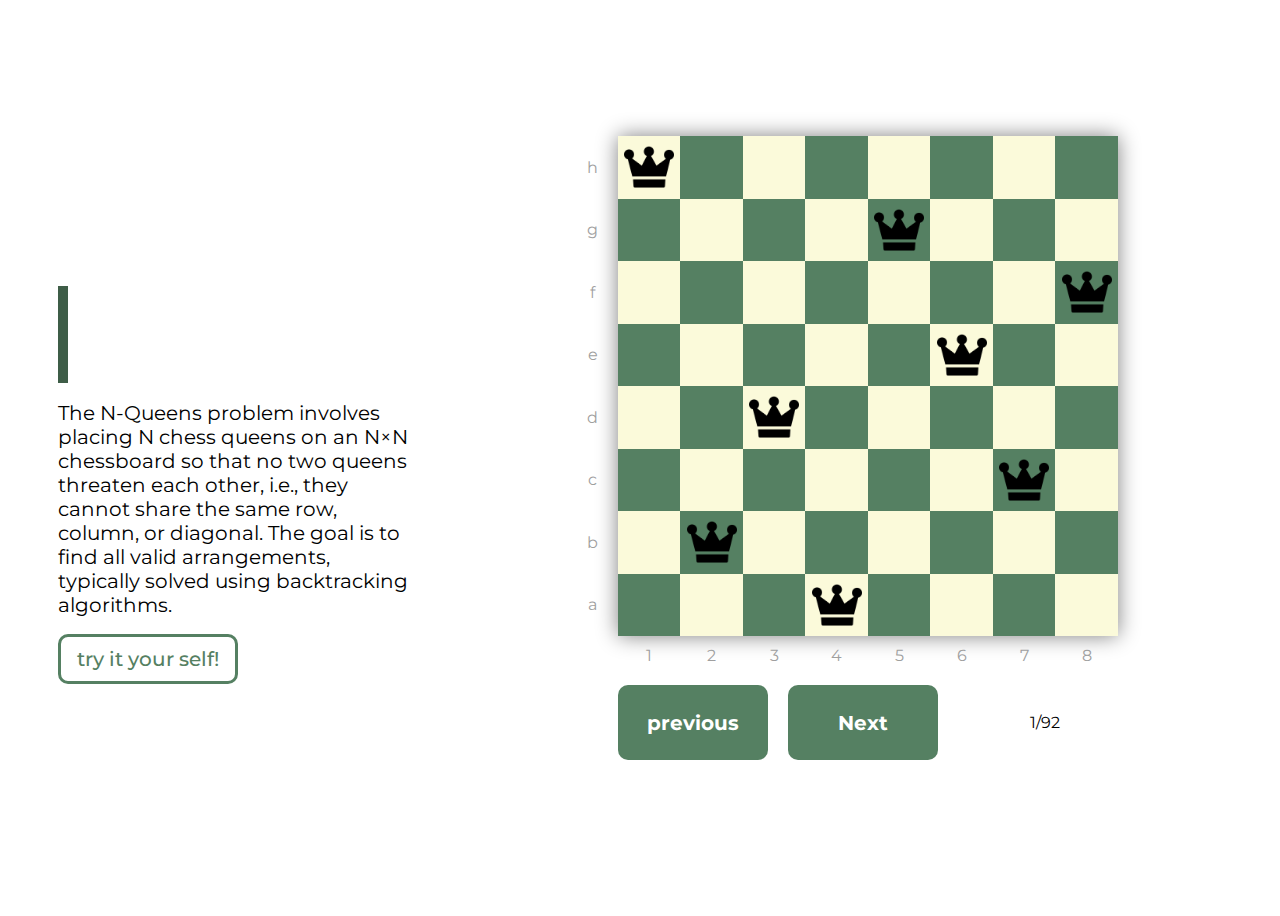
<file: index.html>
<!DOCTYPE html>
<html lang="en">
<head>
    <meta charset="UTF-8">
    <meta name="viewport" content="width=device-width, initial-scale=1.0">
    <title>N(8)-Queens</title>
    <link rel="stylesheet" href="style.css">
</head>
<body>
    <div class="container">
        <div class="header">
            <div class="text">
                <h1>N-Queens</h1>
                <p>
                    The N-Queens problem involves placing N chess queens on an N×N chessboard so that no two queens threaten each other, i.e., they cannot share the same row, column, or diagonal. The goal is to find all valid arrangements, typically solved using backtracking algorithms.
                </p>
                <a href="Play/play.html">
                <button class="play">try it your self!</button>
                </a>
            </div>
        </div>
        <div class="main">
            <div class="all">
                <div class="boardPlace">
                    <div class="cordY" id="cordY">

                    </div>  
                        <div class="board" id="board">

                        </div>

                </div>
                <div class="cordX" id="cordX">
    
                </div>
            </div>
            <div class="control">
                <div class="buttons">
                    <button class="prev" onclick="previous()">previous</button>
                    <button class="next" onclick="next()">Next</button>
                </div>
                <span class="solutionCounter" id="solutionCounter">1/92</span>
            </div>
        </div>

    </div>

    <script defer src="script.js"></script>
</body>
</html>
</file>
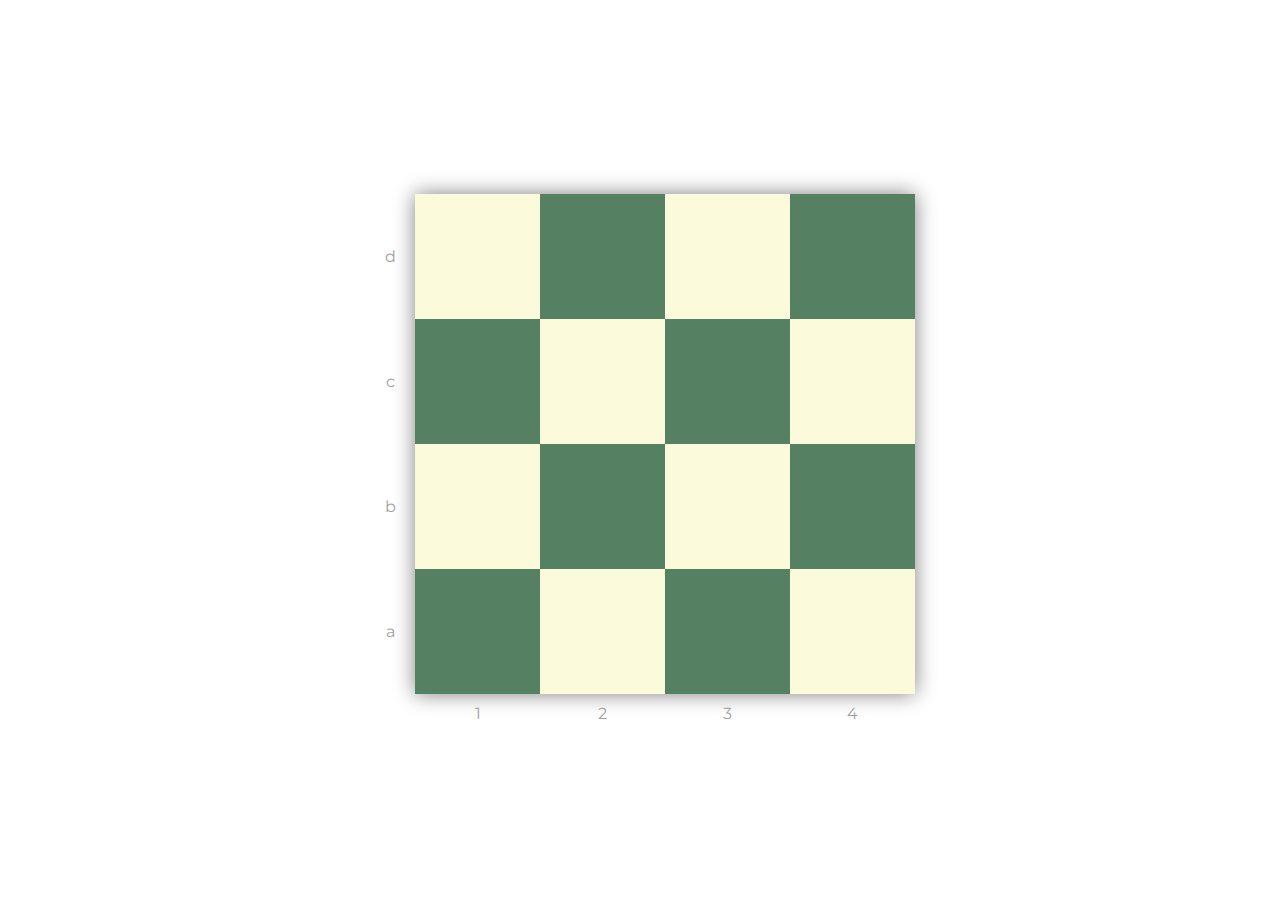
<file: Play/play.html>
<!DOCTYPE html>
<html lang="en">
<head>
    <meta charset="UTF-8">
    <meta name="viewport" content="width=device-width, initial-scale=1.0">
    <title>Document</title>
    <link rel="stylesheet" href="style.css">
</head>
<body>
    <div class="container">
        <div class="all">
            <div class="boardPlace">
                <div class="cordY" id="cordY">

                </div>  
                    <div class="board" id="board">

                    </div>

            </div>
            <div class="cordX" id="cordX">

            </div>
        </div>
    </div>
    <script src="play.js"></script>
</body>
</html>
</file>
<file: style.css>
@font-face {
    src: url("Fonts/Montserrat-VariableFont_wght.ttf");
    font-family: "Montserrat";
}

*
{
    font-family: Montserrat;
}

@keyframes fadeIn {
    from {
        opacity: 0;
    }
    to {
        opacity: 1;
    }
}

@keyframes typing {
    from{
        width: 0%;
    }
    to{
      width: 100%;  
    } 
    
  }

  @keyframes blink {
    0%{
        border-color: #3e5d47;
    }
    50%
    {
        border-color: transparent;
    }

    100%
    {
        border-color: #3e5d47;
    }
  }

.container
{
    display: flex;
    justify-content: center;
    align-items: center;
}

.main
{
    width: 70%;
    height: 100vh;
    display: flex;
    flex-direction: column;
    justify-content: center;
    align-items: center;
}
.boardPlace
{
    display: flex;
    justify-content: center;
    align-items: center;
    width: 550px;
    height: 500px;
}


.header
{
    margin-left: 50px;
    width: 29%;
    height: 100vh;
    font-weight: 900;
    font-size: 40px;
    display: flex;
    flex-direction: column;
    justify-content: center;
}

.header p{
    margin-top: -35px;
    font-size: 20px;
    font-weight: 400;
    animation: fadeIn 2s ease-in-out;
    margin-bottom: 10px;
}

.header h1
{
    overflow: hidden;
    white-space: nowrap;
    width: 0;
    border-right: 10PX solid #3e5d47;
    animation: typing 1s steps(10, end) forwards, blink 2s infinite, fadeIn 1s ease-in-out ;
}
.board
{
    width: 500px;
    height: 100%;
    display: grid;
    grid-template-columns: repeat(8, 1fr);
    grid-template-rows: repeat(8, 1fr);
    box-shadow: 0px 0px 20px gray;
}

.control
{
    width: 500px;
    display: flex;
    justify-content: space-between;
    padding-left: 50px;
}

.buttons
{
    width: 70%;
    padding: 20px 0px;
    display: flex;
    gap: 20px;
}

.solutionCounter
{
    width: 29%;
    display: flex;
    align-items: center;
    justify-content: center;
}

.cordY
{
    width: 50px;
    height: 100%;
    color: #9f9f9f;
}

.cordX
{
    display: flex;
    padding-left: 50px;
    padding-top: 10px;
    color: #9f9f9f;
}

span.cordYElement{
    height: 62.5px;
}

span.cordXElement
{
    width: 62.5px;
}
span
{
    display: flex;
    justify-content: center;
    align-items: center;
}
span.odd
{
    background-color: #FBFADA; 
}
span.even
{
    background-color: #558062;
}

span img
{
    width: 80%;
    height: 80%;
    object-fit: cover;
}
button
{
    width: 150px;
    height: 75px;
    border-radius: 10px;
    border: none;
    background-color: #558062;
    color: white;
    font-weight: 700;
    font-size: 20px ;
    cursor: pointer;
}

button.play
{
    width: 180px;
    height: 50px;
    font-weight: 500;
    border-radius: 10px;
    background-color: #fff;
    border: #558062 solid;
    color: #558062;
}

button:hover
{
    transition: 0.5s;
    background-color:#3e5d47;
}

button.play:hover
{
    transition: 0.25;
    background-color: #fff;
    border-radius: 50px;
    box-shadow: 0px 0px 10px #558062;
}


button:active
{
    transition: 0s;
    transform: scale(0.95);
    background-color: #2e4233;
    box-shadow: 0px 0px 20px #558062;
}
a
{
    text-decoration: none;
    color: #558062;
}
</file>
<file: Play/style.css>
@font-face {
    font-family: Montserrat;
    src: url(../Fonts/Montserrat-VariableFont_wght.ttf);
}

*
{
    font-family: Montserrat;
    user-select: none;
}
.container
{
    width: 100%;
    height: 100vh;
    display: flex;
    flex-direction: column;
    justify-content: center;
    align-items: center;
}
.all
{
    width: 550px;
    height: 100vh;
    display: flex;
    justify-content: center;
    align-items: center;
    flex-direction: column;
}

.boardPlace
{
    width: 100%;
    height: 500px;
    display: flex;
}

.board
{
    width: 500px;
    height: 100%;
    display: grid;
    box-shadow: 0px 0px 20px gray;
}

span.odd
{
    background-color: #FBFADA;
}

span.even
{
    background-color: #558062;
}

.cordY
{
    width: 50px;
    height: 100%;
    color: #9f9f9f;
}

.cordX
{
    width: 500px;
    padding-left: 50px;
    padding-top: 10px;
    color: #9f9f9f;
    display: flex;
}

span
{
    display: flex;
    justify-content: center;
    align-items: center;
   
}
.odd,.even{
    color: rgba(0, 0, 0, 0.377);
}
span img{
    width: 80%;
}
</file>
